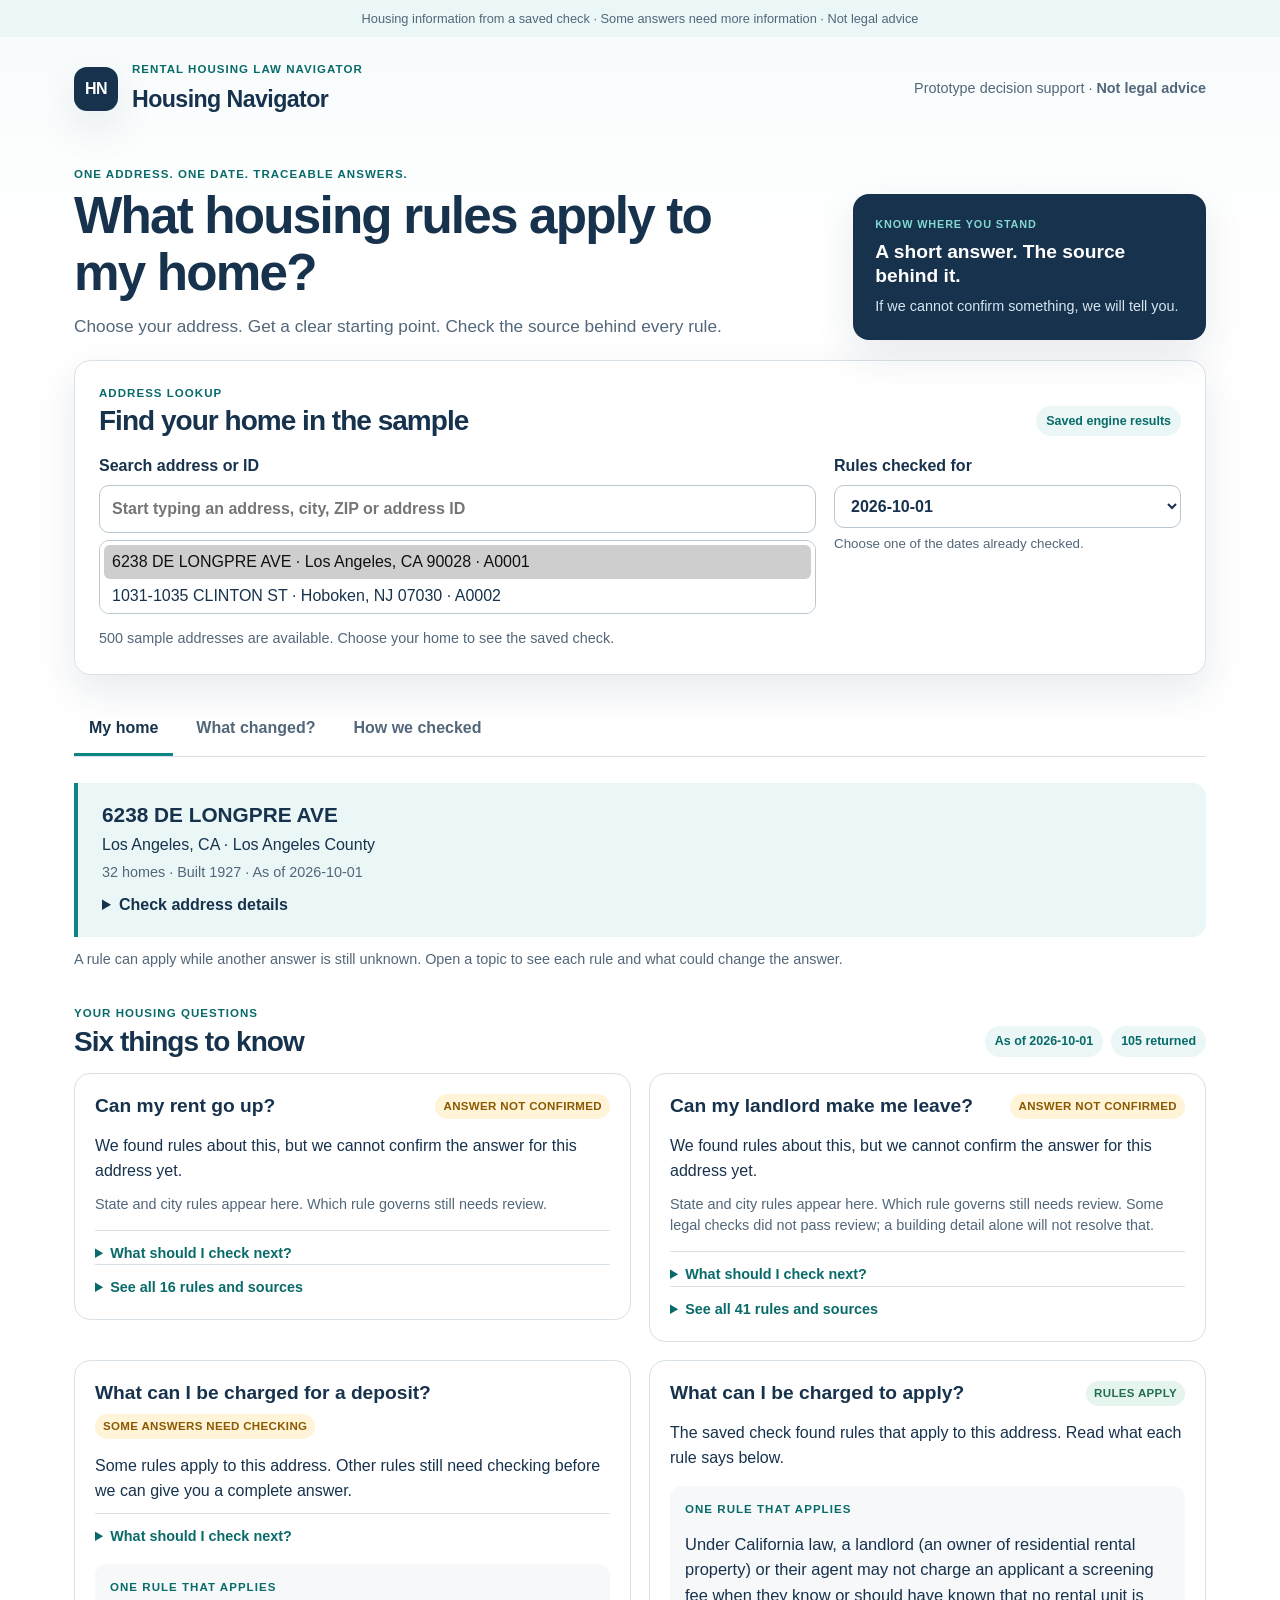
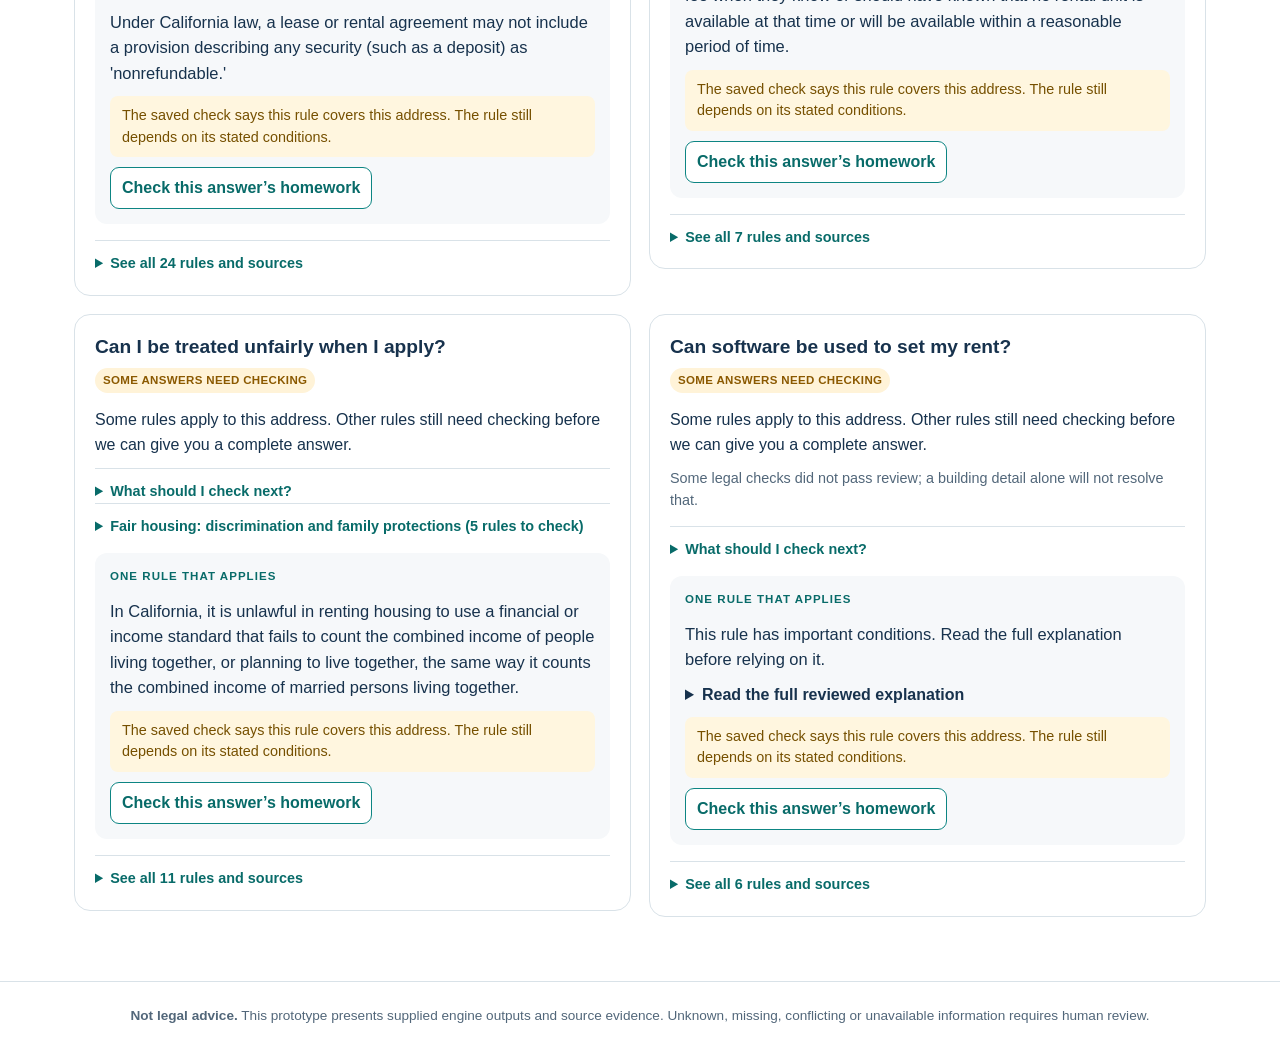
<file: ui/index.html>
<!doctype html>
<html lang="en">
<head>
  <meta charset="utf-8">
  <meta name="viewport" content="width=device-width, initial-scale=1">
  <meta name="description" content="Housing Navigator - cited, address-level rental housing law prototype">
  <title>Housing Navigator</title>
  <link rel="stylesheet" href="styles.css">
</head>
<body>
<div class="prototype-note" role="note">Housing information from a saved check · Some answers need more information · Not legal advice</div>
  <a class="skip-link" href="#main">Skip to main content</a>
  <div id="fixtureBanner" class="fixture-banner" hidden role="status">FIXTURE MODE - SYNTHETIC DATA - NOT LIVE RESULTS</div>
  <header class="site-header">
    <div class="brand-wrap">
      <div class="brand-mark" aria-hidden="true">HN</div>
      <div>
        <div class="eyebrow">Rental Housing Law Navigator</div>
        <h1>Housing Navigator</h1>
      </div>
    </div>
    <div class="header-note">Prototype decision support · <strong>Not legal advice</strong></div>
  </header>

  <main id="main" tabindex="-1">
    <section class="hero" aria-labelledby="heroTitle">
      <div>
        <p class="eyebrow">One address. One date. Traceable answers.</p>
        <h2 id="heroTitle">What housing rules apply to my home?</h2>
        <p class="hero-copy">Choose your address. Get a clear starting point. Check the source behind every rule.</p>
      </div>
      <div class="trust-card" aria-label="How to read results">
        <span class="trust-kicker">Know where you stand</span>
        <strong>A short answer. The source behind it.</strong>
        <span>If we cannot confirm something, we will tell you.</span>
      </div>
    </section>

    <section class="query-panel" aria-labelledby="queryTitle">
      <div class="section-heading compact">
        <div>
          <p class="eyebrow">Address lookup</p>
          <h2 id="queryTitle">Find your home in the sample</h2>
        </div>
        <span id="modePill" class="mode-pill">Loading data…</span>
      </div>
      <div class="query-grid">
        <label class="field address-field">
          <span>Search address or ID</span>
          <input id="addressSearch" type="search" autocomplete="off" placeholder="Start typing an address, city, ZIP or address ID" aria-controls="addressList" aria-expanded="false">
          <select id="addressList" size="6" aria-label="Matching supplied addresses"></select>
        </label>
        <label class="field">
          <span>Rules checked for</span>
          <select id="snapshotSelect"></select>
          <small>Choose one of the dates already checked.</small>
        </label>
      </div>
      <div id="loadState" class="load-state" role="status" aria-live="polite">Loading project data…</div>
    </section>

    <nav class="view-tabs" aria-label="Navigator views" role="tablist">
      <button id="tab-answer" class="tab active" type="button" role="tab" data-view="answer" aria-selected="true" aria-controls="answerView" tabindex="0">My home</button>
      <button id="tab-changes" class="tab" type="button" role="tab" data-view="changes" aria-selected="false" aria-controls="changesView" tabindex="-1">What changed?</button>
      <button id="tab-audit" class="tab" type="button" role="tab" data-view="audit" aria-selected="false" aria-controls="auditView" tabindex="-1">How we checked</button>
    </nav>

    <section id="answerView" class="view active" role="tabpanel" aria-labelledby="tab-answer">
      <div id="addressSummary"></div>
      <p class="resident-guide">A rule can apply while another answer is still unknown. Open a topic to see each rule and what could change the answer.</p>
      <div class="section-heading">
        <div>
          <p class="eyebrow">Your housing questions</p>
          <h2 id="answerHeading">Six things to know</h2>
        </div>
        <div class="answer-pills"><span id="answerDatePill" class="date-pill"></span><span id="resultCount" class="result-count"></span></div>
      </div>
      <div id="categoryGrid" class="category-grid"></div>
    </section>

    <section id="changesView" class="view" hidden role="tabpanel" aria-labelledby="tab-changes">
      <div class="section-heading">
        <div>
          <p class="eyebrow">Deterministic change tracking</p>
          <h2 id="changesHeading">T1-T5 change cases</h2>
        </div>
        <span id="changeDatePill" class="date-pill"></span>
      </div>
      <p class="section-intro">These cards display the engine-supplied change outputs. The browser does not recalculate applicability or synthesize missing dates.</p>
      <div id="changeCases" class="change-grid"></div>
    </section>

    <section id="auditView" class="view" hidden role="tabpanel" aria-labelledby="tab-audit">
      <div class="section-heading">
        <div>
          <p class="eyebrow">Reproducibility</p>
          <h2 id="auditHeading">Audit & validation</h2>
        </div>
        <span id="generatedPill" class="date-pill"></span>
      </div>
      <div id="auditContent"></div>
      <p><a href="submission_json.zip" download>Download the evaluated JSON files and evidence records</a></p>
    </section>
  </main>

  <footer>
    <strong>Not legal advice.</strong> This prototype presents supplied engine outputs and source evidence. Unknown, missing, conflicting or unavailable information requires human review.
  </footer>

  <dialog id="evidenceDialog" class="evidence-dialog" aria-labelledby="evidenceTitle">
    <div class="drawer-header">
      <div>
        <p class="eyebrow">Check my homework</p>
        <h2 id="evidenceTitle">Rule evidence</h2>
      </div>
      <button id="closeEvidence" class="icon-button" type="button" aria-label="Close evidence drawer">×</button>
    </div>
    <div id="evidenceContent" class="drawer-body"></div>
  </dialog>

  <script src="lookup_codec.js" defer></script>
  <script src="resident_logic.js" defer></script>
  <script src="app.js" defer></script>
</body>
</html>
</file>
<file: ui/styles.css>
:root {
  --ink: #17324d;
  --ink-soft: #52677a;
  --teal: #0d8583;
  --teal-deep: #086b69;
  --teal-pale: #eaf7f6;
  --blue-pale: #eef5fb;
  --line: #d9e2e8;
  --surface: #ffffff;
  --surface-alt: #f6f8fa;
  --warning: #9a6100;
  --warning-bg: #fff6df;
  --danger: #a33535;
  --danger-bg: #fff0f0;
  --success: #216e52;
  --shadow: 0 16px 40px rgba(23, 50, 77, .10);
  --radius: 16px;
}
* { box-sizing: border-box; }
html { scroll-behavior: smooth; }
body {
  margin: 0;
  color: var(--ink);
  background: linear-gradient(180deg, #f7fbfc 0, #fff 260px);
  font-family: Inter, ui-sans-serif, -apple-system, BlinkMacSystemFont, "Segoe UI", Roboto, Arial, sans-serif;
  line-height: 1.5;
}
button, input, select { font: inherit; }
a { color: var(--teal-deep); }
a:focus-visible, button:focus-visible, input:focus-visible, select:focus-visible { outline: 3px solid rgba(13,133,131,.3); outline-offset: 2px; }
.skip-link { position: absolute; left: -9999px; top: 0; background: var(--ink); color: white; padding: .6rem .9rem; z-index: 1000; }
.skip-link:focus { left: .75rem; top: .75rem; }
.fixture-banner { position: sticky; top: 0; z-index: 50; background: #6e3da7; color: white; text-align: center; padding: .45rem 1rem; font-weight: 800; letter-spacing: .04em; font-size: .78rem; }
.site-header { max-width: 1180px; margin: 0 auto; padding: 24px 24px 12px; display: flex; align-items: center; justify-content: space-between; gap: 24px; }
.brand-wrap { display: flex; align-items: center; gap: 14px; }
.brand-mark { width: 44px; height: 44px; border-radius: 13px; background: var(--ink); color: white; display: grid; place-items: center; font-weight: 900; letter-spacing: -.04em; box-shadow: var(--shadow); }
h1, h2, h3, p { margin-top: 0; }
h1 { font-size: 1.45rem; margin-bottom: 0; letter-spacing: -.025em; }
h2 { letter-spacing: -.035em; line-height: 1.12; }
h3 { line-height: 1.2; }
.eyebrow { margin: 0 0 .2rem; color: var(--teal-deep); text-transform: uppercase; font-weight: 800; font-size: .72rem; letter-spacing: .09em; }
.header-note { color: var(--ink-soft); font-size: .9rem; text-align: right; }
main { max-width: 1180px; margin: 0 auto; padding: 8px 24px 64px; }
.hero { display: grid; grid-template-columns: 1.7fr .8fr; gap: 30px; padding: 52px 0 34px; align-items: end; }
.hero h2 { font-size: clamp(2rem, 4vw, 3.5rem); max-width: 900px; margin-bottom: 18px; }
.hero-copy { max-width: 820px; color: var(--ink-soft); font-size: 1.08rem; }
.trust-card { background: var(--ink); color: white; border-radius: var(--radius); padding: 22px; display: grid; gap: 8px; box-shadow: var(--shadow); }
.trust-card strong { font-size: 1.2rem; line-height: 1.25; }
.trust-card span:last-child { color: #d7e5ef; font-size: .9rem; }
.trust-kicker { color: #82d7d3 !important; text-transform: uppercase; letter-spacing: .08em; font-size: .68rem !important; font-weight: 800; }
.query-panel { background: var(--surface); border: 1px solid var(--line); border-radius: var(--radius); box-shadow: var(--shadow); padding: 24px; }
.section-heading { display: flex; justify-content: space-between; gap: 20px; align-items: end; margin: 34px 0 16px; }
.section-heading.compact { margin: 0 0 18px; }
.section-heading h2 { font-size: 1.75rem; margin-bottom: 0; }
.query-grid { display: grid; grid-template-columns: 1.55fr .75fr; gap: 18px; align-items: start; }
.field { display: grid; gap: 7px; font-weight: 700; }
.field small { color: var(--ink-soft); font-weight: 400; line-height: 1.35; }
input, select { width: 100%; border: 1px solid #b9c7d1; border-radius: 10px; background: white; color: var(--ink); padding: 11px 12px; }
#addressList { min-height: 150px; padding: 4px; }
#addressList option { padding: 8px; border-radius: 6px; }
.load-state { margin-top: 14px; color: var(--ink-soft); font-size: .9rem; }
.load-state.error { color: var(--danger); font-weight: 700; }
.mode-pill, .date-pill, .result-count { border-radius: 999px; padding: 6px 10px; background: var(--teal-pale); color: var(--teal-deep); font-weight: 800; font-size: .78rem; white-space: nowrap; }
.view-tabs { display: flex; gap: 8px; margin: 28px 0 0; border-bottom: 1px solid var(--line); overflow-x: auto; }
.tab { border: 0; background: transparent; color: var(--ink-soft); padding: 13px 15px; border-bottom: 3px solid transparent; cursor: pointer; font-weight: 800; white-space: nowrap; }
.tab.active { color: var(--ink); border-color: var(--teal); }
.view { padding-top: 2px; }
.summary-card { display: grid; grid-template-columns: 1fr 1fr; gap: 18px; margin: 28px 0 12px; }
.summary-panel { border: 1px solid var(--line); border-radius: 14px; background: var(--surface); padding: 20px; }
.summary-panel h3 { margin-bottom: 12px; }
.kv { display: grid; grid-template-columns: 140px 1fr; gap: 6px 12px; margin: 0; }
.kv dt { color: var(--ink-soft); font-size: .82rem; }
.kv dd { margin: 0; font-weight: 650; overflow-wrap: anywhere; }
.missing { color: var(--warning); font-style: italic; }
.notice { padding: 13px 15px; border-radius: 11px; background: var(--warning-bg); color: #765000; margin-top: 12px; border: 1px solid #efd89d; }
.notice.danger { background: var(--danger-bg); color: var(--danger); border-color: #f0caca; }
.status-legend { display: flex; flex-wrap: wrap; gap: 9px 16px; margin: 18px 0; color: var(--ink-soft); font-size: .83rem; }
.status-legend span { display: inline-flex; align-items: center; gap: 6px; }
.dot { width: 9px; height: 9px; border-radius: 50%; background: #8497a8; }
.dot.applies { background: #2f8a68; } .dot.unknown { background: #d18c1d; } .dot.superseded { background: #647aa3; } .dot.future { background: #7b61a8; } .dot.pending { background: #986d2d; }
.category-grid { display: grid; gap: 18px; }
.category-section { border: 1px solid var(--line); border-radius: var(--radius); background: var(--surface); overflow: hidden; }
.category-header { display: flex; justify-content: space-between; gap: 16px; padding: 16px 18px; background: var(--surface-alt); border-bottom: 1px solid var(--line); }
.category-header h3 { margin: 0; font-size: 1.05rem; }
.category-header span { color: var(--ink-soft); font-size: .82rem; }
.rule-list { display: grid; }
.rule-card { padding: 18px; border-bottom: 1px solid var(--line); display: grid; gap: 10px; }
.rule-card:last-child { border-bottom: 0; }
.rule-topline { display: flex; flex-wrap: wrap; gap: 8px; align-items: center; }
.status-badge { display: inline-flex; padding: 4px 8px; border-radius: 999px; font-weight: 800; font-size: .72rem; text-transform: uppercase; letter-spacing: .03em; background: #edf1f4; color: #4b6072; }
.status-badge.applies { background: #e6f4ee; color: #216e52; }
.status-badge.unknown { background: #fff3d8; color: #8b5900; }
.status-badge.superseded { background: #e9eef7; color: #526a94; }
.status-badge.not_yet_effective { background: #f0eafa; color: #684b92; }
.status-badge.pending { background: #f8eedc; color: #7d5a25; }
.status-badge.failed { background: #f2f2f2; color: #676767; text-decoration: line-through; }
.rule-title { margin: 0; font-size: 1.05rem; }
.rule-explanation { margin: 0; color: var(--ink-soft); }
.rule-meta { display: flex; flex-wrap: wrap; gap: 8px 16px; color: var(--ink-soft); font-size: .8rem; }
.rule-actions { display: flex; gap: 8px; flex-wrap: wrap; }
.button { border: 1px solid var(--teal); color: var(--teal-deep); background: white; border-radius: 9px; padding: 8px 11px; cursor: pointer; font-weight: 800; }
.button:hover { background: var(--teal-pale); }
.answer-pills { display: flex; flex-wrap: wrap; gap: 8px; justify-content: flex-end; }
.conflict { border-left: 4px solid #c04d4d; background: #fffafa; }
.empty-state { padding: 18px; color: var(--ink-soft); font-size: .9rem; }
.section-intro { color: var(--ink-soft); max-width: 820px; }
.change-grid { display: grid; grid-template-columns: repeat(2, minmax(0, 1fr)); gap: 16px; }
.change-card { border: 1px solid var(--line); border-radius: 14px; background: white; padding: 18px; display: grid; gap: 10px; }
.change-card h3 { margin: 0; }
.change-stats { display: flex; gap: 8px; flex-wrap: wrap; }
.stat { background: var(--blue-pale); border-radius: 9px; padding: 8px 10px; font-size: .82rem; }
.selected-impact { padding: 10px 12px; border-radius: 9px; background: var(--teal-pale); font-weight: 700; }
.audit-grid { display: grid; grid-template-columns: repeat(4, minmax(0, 1fr)); gap: 12px; }
.metric { background: white; border: 1px solid var(--line); border-radius: 13px; padding: 17px; }
.metric strong { display: block; font-size: 1.65rem; letter-spacing: -.04em; }
.metric span { color: var(--ink-soft); font-size: .8rem; }
.audit-block { margin-top: 18px; border: 1px solid var(--line); background: white; border-radius: 14px; padding: 18px; }
.check-list, .limitations { display: grid; gap: 9px; margin: 0; padding: 0; list-style: none; }
.check-row { display: grid; grid-template-columns: 95px 1fr; gap: 12px; align-items: start; }
.check-status { text-transform: uppercase; font-size: .72rem; font-weight: 900; letter-spacing: .04em; }
.check-status.pass { color: var(--success); } .check-status.fail { color: var(--danger); } .check-status.not_run { color: var(--warning); }
.evidence-dialog { width: min(760px, 94vw); max-height: 92vh; margin: auto 0 auto auto; border: 0; padding: 0; border-radius: 18px 0 0 18px; box-shadow: -20px 0 50px rgba(23,50,77,.2); }
.evidence-dialog::backdrop { background: rgba(17,35,52,.38); }
.drawer-header { position: sticky; top: 0; background: white; border-bottom: 1px solid var(--line); padding: 18px 20px; display: flex; justify-content: space-between; align-items: center; z-index: 2; }
.drawer-header h2 { margin: 0; }
.icon-button { border: 0; background: var(--surface-alt); width: 38px; height: 38px; border-radius: 50%; cursor: pointer; font-size: 1.5rem; }
.drawer-body { padding: 20px; display: grid; gap: 18px; }
.evidence-box { border: 1px solid var(--line); border-radius: 12px; padding: 15px; }
.evidence-box h3 { margin-bottom: 9px; font-size: 1rem; }
.quote { white-space: pre-wrap; margin: 0; color: #293e52; border-left: 3px solid var(--teal); padding-left: 12px; overflow-wrap: anywhere; }
.evidence-link { overflow-wrap: anywhere; }
footer { border-top: 1px solid var(--line); color: var(--ink-soft); padding: 24px; text-align: center; font-size: .85rem; background: white; }
@media (max-width: 800px) {
  .site-header, .hero, .query-grid, .summary-card, .change-grid { grid-template-columns: 1fr; }
  .site-header { align-items: flex-start; }
  .header-note { text-align: left; }
  .hero { padding-top: 34px; }
  .audit-grid { grid-template-columns: repeat(2, 1fr); }
  .kv { grid-template-columns: 115px 1fr; }
  .evidence-dialog { border-radius: 18px 18px 0 0; width: 100%; margin: auto 0 0; max-height: 88vh; }
}
@media (max-width: 520px) {
  main, .site-header { padding-left: 16px; padding-right: 16px; }
  .hero h2 { font-size: 2rem; }
  .section-heading { align-items: flex-start; flex-direction: column; }
  .audit-grid { grid-template-columns: 1fr; }
  .kv { grid-template-columns: 1fr; gap: 2px; }
}
@media (prefers-reduced-motion: reduce) { * { scroll-behavior: auto !important; } }
/* Resident entry view: details stay available without crowding the answer. */
.prototype-note { text-align:center; background:var(--teal-pale); color:var(--ink-soft); font-size:.8rem; padding:9px 16px; }
.hero { padding-top:30px; padding-bottom:20px; }
.hero h2 { max-width:700px; margin-bottom:12px; }
.hero-copy { margin-bottom:0; }
#addressList { min-height:50px; height:74px; }
.home-context { margin:24px 0 12px; padding:20px 24px; border-left:4px solid var(--teal); background:var(--teal-pale); border-radius:0 14px 14px 0; }
.home-context h3 { font-size:1.3rem; margin-bottom:5px; }
.home-context p { margin-bottom:5px; }
.home-facts, .resident-guide { color:var(--ink-soft); font-size:.9rem; }
.address-details { margin-top:10px; }
summary { cursor:pointer; font-weight:700; }
summary:focus-visible { outline:3px solid var(--teal); outline-offset:4px; }
.category-grid { grid-template-columns:repeat(2,minmax(0,1fr)); align-items:start; }
.resident-card { padding:20px; }
.resident-card-header { display:flex; flex-wrap:wrap; gap:10px; align-items:start; justify-content:space-between; }
.resident-card-header h3 { font-size:1.2rem; margin:0; max-width:80%; }
.resident-answer { margin:15px 0 10px; font-size:1rem; line-height:1.55; }
.resident-qualification { color:var(--ink-soft); font-size:.9rem; }
.topic-details { border-top:1px solid var(--line); padding-top:12px; }
.topic-details>summary { color:var(--teal-deep); font-size:.9rem; }
.topic-note { font-size:.85rem; color:var(--ink-soft); margin:15px 0; }
.rule-meaning { margin:0; font-weight:550; }
.eligibility-details { font-size:.9rem; }
.eligibility-details summary { margin-bottom:6px; }
.resident-card .rule-card { padding:16px 0; }
@media(max-width:800px) { .category-grid { grid-template-columns:1fr; } .hero .trust-card { display:none; } }
.eligibility-qualification { margin:0; padding:9px 12px; background:var(--warning-bg); border-radius:8px; color:#765000; font-size:.9rem; }
.source-language-note, .receipt-span-id { font-size:.78rem; color:var(--ink-soft); margin:0; }
.reviewed-preview { display:grid; gap:10px; margin:16px 0; padding:15px; background:var(--surface-alt); border-radius:12px; }
.reviewed-answer { margin:0; font-size:1.03rem; line-height:1.55; }
.reviewed-preview .button { justify-self:start; }
.full-reviewed-explanation .reviewed-answer { margin-top:10px; }
/* Scoped source disclosures: evidence remains exact, full and keyboard-accessible. */
.evidence-disclosure>summary { color:var(--teal-deep); line-height:1.4; }
.evidence-disclosure[open]>summary { margin-bottom:12px; }
.evidence-disclosure .quote + .evidence-link { display:block; margin:8px 0 16px; }
.evidence-disclosure .receipt-span-id { margin-top:12px; }
.receipt-citation { margin:12px 0; color:var(--ink-soft); font-weight:650; }
.integrity-note { margin:0; color:#765000; font-size:.85rem; }
</file>
